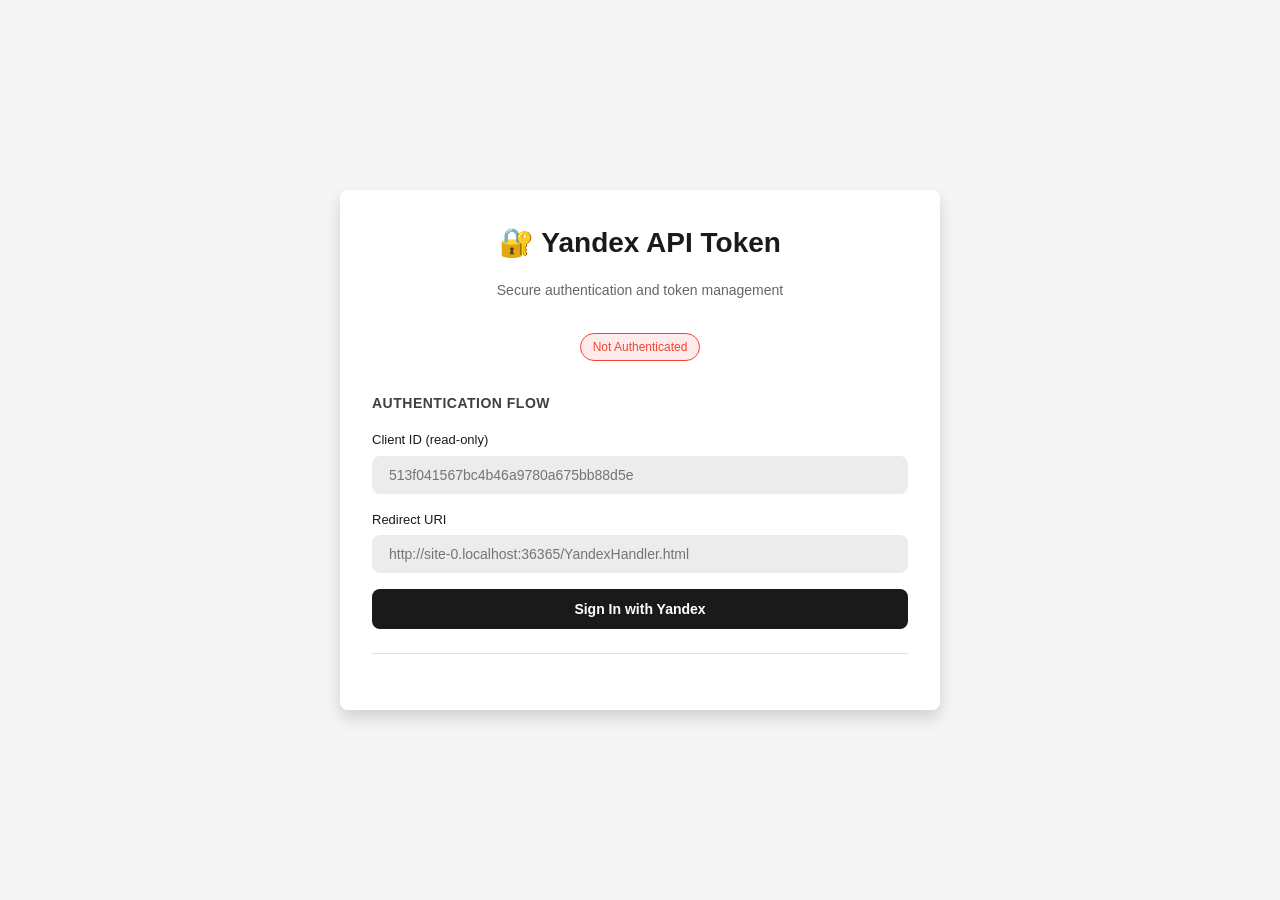
<file: YandexHandler.html>
<!DOCTYPE html>
<html lang="en">
<head>
    <meta charset="UTF-8">
    <meta name="viewport" content="width=device-width, initial-scale=1.0">
    <title>Yandex API Token Handler</title>
    <style>
        :root {
            --color-primary: #1a1a1a;
            --color-secondary: #404040;
            --color-background: #f5f5f5;
            --color-surface: #ffffff;
            --color-text: #1a1a1a;
            --color-text-secondary: #666666;
            --color-success: #4caf50;
            --color-error: #f44336;
            --color-warning: #ff9800;
            --color-info: #2196f3;
            --color-border: #e0e0e0;
            --space-sm: 8px;
            --space-md: 16px;
            --space-lg: 24px;
            --space-xl: 32px;
            --radius: 8px;
            --shadow: 0 2px 8px rgba(0, 0, 0, 0.1);
            --shadow-lg: 0 8px 16px rgba(0, 0, 0, 0.15);
        }

        * {
            margin: 0;
            padding: 0;
            box-sizing: border-box;
        }

        html, body {
            font-family: -apple-system, BlinkMacSystemFont, 'Segoe UI', Roboto, 'Helvetica Neue', Arial, sans-serif;
            line-height: 1.5;
            color: var(--color-text);
            background-color: var(--color-background);
            height: 100%;
        }

        body {
            display: flex;
            justify-content: center;
            align-items: center;
            padding: var(--space-lg);
            min-height: 100vh;
        }

        .container {
            width: 100%;
            max-width: 600px;
            background: var(--color-surface);
            border-radius: var(--radius);
            box-shadow: var(--shadow-lg);
            padding: var(--space-xl);
        }

        .header {
            margin-bottom: var(--space-xl);
            text-align: center;
        }

        .header h1 {
            font-size: 28px;
            font-weight: 600;
            margin-bottom: var(--space-md);
            color: var(--color-primary);
        }

        .header p {
            font-size: 14px;
            color: var(--color-text-secondary);
            margin-bottom: var(--space-md);
        }

        .status-badge {
            display: inline-block;
            padding: 4px 12px;
            border-radius: 20px;
            font-size: 12px;
            font-weight: 500;
            margin-top: var(--space-md);
        }

        .status-badge.authenticated {
            background-color: rgba(76, 175, 80, 0.1);
            color: var(--color-success);
            border: 1px solid var(--color-success);
        }

        .status-badge.unauthenticated {
            background-color: rgba(244, 67, 54, 0.1);
            color: var(--color-error);
            border: 1px solid var(--color-error);
        }

        .section {
            margin-bottom: var(--space-lg);
            padding-bottom: var(--space-lg);
            border-bottom: 1px solid var(--color-border);
        }

        .section:last-child {
            border-bottom: none;
            margin-bottom: 0;
            padding-bottom: 0;
        }

        .section-title {
            font-size: 14px;
            font-weight: 600;
            color: var(--color-secondary);
            margin-bottom: var(--space-md);
            text-transform: uppercase;
            letter-spacing: 0.5px;
        }

        .form-group {
            margin-bottom: var(--space-md);
        }

        .form-group label {
            display: block;
            font-size: 13px;
            font-weight: 500;
            margin-bottom: 6px;
            color: var(--color-text);
        }

        .form-group input,
        .form-group select {
            width: 100%;
            padding: 10px var(--space-md);
            border: 1px solid var(--color-border);
            border-radius: var(--radius);
            font-size: 14px;
            font-family: inherit;
            color: var(--color-text);
            background-color: var(--color-background);
            transition: border-color 200ms ease, box-shadow 200ms ease;
        }

        .form-group input:focus,
        .form-group select:focus {
            outline: none;
            border-color: var(--color-primary);
            box-shadow: 0 0 0 3px rgba(26, 26, 26, 0.1);
        }

        .form-group input:disabled {
            background-color: var(--color-border);
            cursor: not-allowed;
            opacity: 0.6;
        }

        .button-group {
            display: flex;
            gap: var(--space-md);
            flex-wrap: wrap;
        }

        button {
            flex: 1;
            min-width: 140px;
            padding: 12px var(--space-md);
            border: none;
            border-radius: var(--radius);
            font-size: 14px;
            font-weight: 600;
            cursor: pointer;
            transition: all 200ms ease;
            display: flex;
            align-items: center;
            justify-content: center;
            gap: 8px;
        }

        .btn-primary {
            background-color: var(--color-primary);
            color: white;
        }

        .btn-primary:hover:not(:disabled) {
            background-color: var(--color-secondary);
            box-shadow: var(--shadow);
        }

        .btn-primary:active:not(:disabled) {
            transform: scale(0.98);
        }

        .btn-secondary {
            background-color: var(--color-background);
            color: var(--color-primary);
            border: 1px solid var(--color-border);
        }

        .btn-secondary:hover:not(:disabled) {
            background-color: var(--color-border);
        }

        button:disabled {
            opacity: 0.6;
            cursor: not-allowed;
        }

        .spinner {
            display: inline-block;
            width: 14px;
            height: 14px;
            border: 2px solid rgba(255, 255, 255, 0.3);
            border-top-color: white;
            border-radius: 50%;
            animation: spin 0.6s linear infinite;
        }

        @keyframes spin {
            to { transform: rotate(360deg); }
        }

        .alert {
            padding: var(--space-md);
            border-radius: var(--radius);
            margin-bottom: var(--space-md);
            font-size: 14px;
            display: flex;
            align-items: flex-start;
            gap: var(--space-md);
            animation: slideIn 300ms ease;
        }

        @keyframes slideIn {
            from {
                opacity: 0;
                transform: translateY(-10px);
            }
            to {
                opacity: 1;
                transform: translateY(0);
            }
        }

        .alert-icon {
            flex-shrink: 0;
            font-size: 18px;
            margin-top: 2px;
        }

        .alert-content {
            flex: 1;
        }

        .alert-title {
            font-weight: 600;
            margin-bottom: 4px;
        }

        .alert-success {
            background-color: rgba(76, 175, 80, 0.1);
            color: var(--color-success);
            border-left: 4px solid var(--color-success);
        }

        .alert-error {
            background-color: rgba(244, 67, 54, 0.1);
            color: var(--color-error);
            border-left: 4px solid var(--color-error);
        }

        .alert-warning {
            background-color: rgba(255, 152, 0, 0.1);
            color: var(--color-warning);
            border-left: 4px solid var(--color-warning);
        }

        .alert-info {
            background-color: rgba(33, 150, 243, 0.1);
            color: var(--color-info);
            border-left: 4px solid var(--color-info);
        }

        .token-display {
            background-color: var(--color-background);
            border: 1px solid var(--color-border);
            border-radius: var(--radius);
            padding: var(--space-md);
            font-family: 'Monaco', 'Courier New', monospace;
            font-size: 12px;
            word-break: break-all;
            color: var(--color-text-secondary);
            position: relative;
            margin-bottom: var(--space-md);
        }

        .token-display-label {
            font-size: 12px;
            font-weight: 600;
            color: var(--color-secondary);
            margin-bottom: 6px;
            text-transform: uppercase;
            letter-spacing: 0.5px;
        }

        .copy-btn {
            position: absolute;
            top: var(--space-md);
            right: var(--space-md);
            padding: 4px 8px;
            background-color: var(--color-secondary);
            color: white;
            border: none;
            border-radius: 4px;
            font-size: 11px;
            cursor: pointer;
            transition: background-color 200ms ease;
        }

        .copy-btn:hover {
            background-color: var(--color-primary);
        }

        .status-list {
            list-style: none;
            font-size: 13px;
            color: var(--color-text-secondary);
        }

        .status-list li {
            padding: 6px 0;
            display: flex;
            align-items: center;
            gap: 8px;
        }

        .status-list li::before {
            content: '●';
            color: var(--color-text-secondary);
        }

        .status-list li.success::before {
            color: var(--color-success);
        }

        .status-list li.error::before {
            color: var(--color-error);
        }

        .loading-state {
            text-align: center;
            padding: var(--space-lg);
        }

        .loading-state .spinner {
            width: 24px;
            height: 24px;
            margin-bottom: var(--space-md);
        }

        .loading-state p {
            font-size: 14px;
            color: var(--color-text-secondary);
            margin: 0;
        }

        .hidden {
            display: none !important;
        }

        @media (max-width: 480px) {
            body {
                padding: var(--space-md);
            }

            .container {
                padding: var(--space-lg);
            }

            .header h1 {
                font-size: 24px;
            }

            .button-group {
                flex-direction: column;
            }

            button {
                min-width: auto;
            }
        }
    </style>
</head>
<body>
    <div class="container">
        <div class="header">
            <h1>🔐 Yandex API Token</h1>
            <p>Secure authentication and token management</p>
            <div class="status-badge unauthenticated" id="statusBadge">
                Not Authenticated
            </div>
        </div>

        <div id="alertContainer"></div>

        <!-- Authentication Section -->
        <div class="section">
            <div class="section-title">Authentication Flow</div>
            <div class="form-group">
                <label for="clientId">Client ID (read-only)</label>
                <input 
                    type="text" 
                    id="clientId" 
                    value="513f041567bc4b46a9780a675bb88d5e" 
                    readonly
                    disabled
                >
            </div>
            <div class="form-group">
                <label for="redirectUri">Redirect URI</label>
                <input 
                    type="text" 
                    id="redirectUri" 
                    readonly
                    disabled
                >
            </div>
            <div class="button-group">
                <button class="btn-primary" id="authBtn" onclick="startAuth()">
                    <span>Sign In with Yandex</span>
                </button>
                <button class="btn-secondary" id="handleCallbackBtn" onclick="handleCallback()" style="display: none;">
                    Complete Auth
                </button>
            </div>
        </div>

        <!-- Token Display Section -->
        <div class="section" id="tokenSection" style="display: none;">
            <div class="section-title">Access Token</div>
            <div class="token-display">
                <div class="token-display-label">Bearer Token</div>
                <div id="tokenDisplay">No token received</div>
                <button class="copy-btn" onclick="copyToken()">Copy</button>
            </div>
        </div>

        <!-- Webhook Integration Section -->
        <div class="section" id="webhookSection" style="display: none;">
            <div class="section-title">Webhook Integration</div>
            <div class="form-group">
                <label for="webhookUrl">Webhook URL (read-only)</label>
                <input 
                    type="text" 
                    id="webhookUrl" 
                    value="https://n8n.riddler.digital/webhook/yandex-oauth" 
                    readonly
                    disabled
                >
            </div>
            <div class="form-group">
                <label for="retryAttempts">Max Retry Attempts</label>
                <input 
                    type="number" 
                    id="retryAttempts" 
                    min="1" 
                    max="10" 
                    value="3"
                >
            </div>
            <div class="form-group">
                <label for="retryDelay">Retry Delay (ms)</label>
                <input 
                    type="number" 
                    id="retryDelay" 
                    min="100" 
                    max="5000" 
                    step="100"
                    value="1000"
                >
            </div>
            <button class="btn-primary" id="sendWebhookBtn" onclick="sendWebhook()">
                Send Token to Webhook
            </button>
        </div>

        <!-- Status Section -->
        <div class="section" id="statusSection" style="display: none;">
            <div class="section-title">Integration Status</div>
            <ul class="status-list" id="statusList"></ul>
        </div>

        <!-- Actions Section -->
        <div class="section" id="actionsSection" style="display: none;">
            <div class="section-title">Actions</div>
            <div class="button-group">
                <button class="btn-secondary" id="resetBtn" onclick="resetApp()">
                    Reset
                </button>
                <button class="btn-secondary" id="logoutBtn" onclick="logout()">
                    Logout
                </button>
            </div>
        </div>
    </div>

    <script>
        // Configuration
        const CONFIG = {
            clientId: '513f041567bc4b46a9780a675bb88d5e',
            yandexAuthUrl: 'https://oauth.yandex.ru/authorize',
            webhookUrl: 'https://n8n.riddler.digital/webhook/yandex-oauth',
            storageKey: 'yandex_auth_state',
            tokenKey: 'yandex_access_token'
        };

        // State management
        const state = {
            token: null,
            isLoading: false,
            webhookRetries: 0,
            maxRetries: 3,
            retryDelay: 1000
        };

        // Initialize
        document.addEventListener('DOMContentLoaded', () => {
            initializeRedirectUri();
            checkAuthCallback();
            updateUI();
        });

        // Initialize redirect URI
        function initializeRedirectUri() {
            const redirectUri = window.location.origin + window.location.pathname;
            document.getElementById('redirectUri').value = redirectUri;
        }

        // Start authentication flow
        function startAuth() {
            const redirectUri = window.location.origin + window.location.pathname;
            const authState = generateRandomState();
            sessionStorage.setItem(CONFIG.storageKey, authState);

            const params = new URLSearchParams({
                client_id: CONFIG.clientId,
                response_type: 'code',
                state: authState,
                redirect_uri: redirectUri
            });

            window.location.href = `${CONFIG.yandexAuthUrl}?${params.toString()}`;
        }

        // Generate random state for CSRF protection
        function generateRandomState() {
            const chars = 'ABCDEFGHIJKLMNOPQRSTUVWXYZabcdefghijklmnopqrstuvwxyz0123456789-._~';
            let state = '';
            const values = new Uint8Array(32);
            crypto.getRandomValues(values);
            for (let i = 0; i < values.length; i++) {
                state += chars[values[i] % chars.length];
            }
            return state;
        }

        // Check and handle OAuth callback
        function checkAuthCallback() {
            const params = new URLSearchParams(window.location.search);
            const code = params.get('code');
            const returnedState = params.get('state');
            const error = params.get('error');
            const errorDescription = params.get('error_description');

            if (error) {
                showAlert('error', 'Authentication Failed', errorDescription || error);
                return;
            }

            if (code && returnedState) {
                const storedState = sessionStorage.getItem(CONFIG.storageKey);
                
                if (storedState === returnedState) {
                    sessionStorage.removeItem(CONFIG.storageKey);
                    document.getElementById('authBtn').style.display = 'none';
                    document.getElementById('handleCallbackBtn').style.display = 'block';
                    // Store code temporarily for manual completion
                    sessionStorage.setItem('auth_code', code);
                    showAlert('info', 'Authorization Code Received', 'Click "Complete Auth" to finish the flow.');
                } else {
                    showAlert('error', 'Invalid State', 'State mismatch - possible CSRF attack detected');
                }
            }
        }

        // Handle callback completion
        function handleCallback() {
            const code = sessionStorage.getItem('auth_code');
            
            if (!code) {
                showAlert('error', 'Missing Code', 'Authorization code not found');
                return;
            }

            // Simulate token receipt (in production, backend would exchange code for token)
            simulateTokenExchange(code);
        }

        // Simulate token exchange (in production, use backend)
        function simulateTokenExchange(code) {
            setLoading(true);

            setTimeout(() => {
                try {
                    // Generate a mock token for demonstration
                    const token = `y0_${generateMockToken()}`;
                    
                    // Store in memory (most secure for SPA)
                    state.token = token;
                    sessionStorage.setItem(CONFIG.tokenKey, token);
                    
                    sessionStorage.removeItem('auth_code');
                    document.getElementById('handleCallbackBtn').style.display = 'none';
                    document.getElementById('authBtn').style.display = 'block';
                    
                    showAlert('success', 'Authentication Successful', 'Token received and stored securely');
                    updateUI();
                    
                } catch (error) {
                    showAlert('error', 'Token Exchange Failed', error.message);
                } finally {
                    setLoading(false);
                }
            }, 1000);
        }

        // Generate mock token for demonstration
        function generateMockToken() {
            const chars = 'ABCDEFGHIJKLMNOPQRSTUVWXYZabcdefghijklmnopqrstuvwxyz0123456789_-';
            let token = '';
            const values = new Uint8Array(48);
            crypto.getRandomValues(values);
            for (let i = 0; i < values.length; i++) {
                token += chars[values[i] % chars.length];
            }
            return token;
        }

        // Send token to webhook with retry logic
        async function sendWebhook() {
            if (!state.token) {
                showAlert('error', 'No Token', 'Please authenticate first');
                return;
            }

            const maxRetries = parseInt(document.getElementById('retryAttempts').value);
            const retryDelay = parseInt(document.getElementById('retryDelay').value);

            setLoading(true);
            state.webhookRetries = 0;
            state.maxRetries = maxRetries;
            state.retryDelay = retryDelay;

            await sendWebhookWithRetry();
        }

        // Send webhook with exponential backoff retry
        async function sendWebhookWithRetry() {
            try {
                const payload = {
                    token: state.token,
                    timestamp: new Date().toISOString(),
                    clientId: CONFIG.clientId,
                    scope: 'ya_search'
                };

                const response = await fetch(CONFIG.webhookUrl, {
                    method: 'POST',
                    headers: {
                        'Content-Type': 'application/json',
                        'Authorization': `Bearer ${state.token}`
                    },
                    body: JSON.stringify(payload)
                });

                if (response.ok) {
                    const data = await response.json();
                    showAlert('success', 'Webhook Delivered', `Token sent successfully. Response: ${data.message || 'OK'}`);
                    updateStatusList(true, 'Token delivered to webhook');
                    setLoading(false);
                } else if (response.status >= 500 || response.status === 408) {
                    // Retry on server errors or timeout
                    if (state.webhookRetries < state.maxRetries) {
                        state.webhookRetries++;
                        const delay = state.retryDelay * Math.pow(2, state.webhookRetries - 1); // Exponential backoff
                        
                        showAlert('warning', 'Retrying', `Attempt ${state.webhookRetries} of ${state.maxRetries}. Next retry in ${delay}ms`);
                        
                        setTimeout(sendWebhookWithRetry, delay);
                    } else {
                        showAlert('error', 'Webhook Delivery Failed', `Failed after ${state.maxRetries} retries. Status: ${response.status}`);
                        updateStatusList(false, `Webhook failed: ${response.status}`);
                        setLoading(false);
                    }
                } else {
                    // Non-retryable error
                    const errorText = await response.text();
                    showAlert('error', 'Webhook Error', `Status ${response.status}: ${errorText}`);
                    updateStatusList(false, `Webhook error: ${response.status}`);
                    setLoading(false);
                }
            } catch (error) {
                // Network errors - retry
                if (state.webhookRetries < state.maxRetries) {
                    state.webhookRetries++;
                    const delay = state.retryDelay * Math.pow(2, state.webhookRetries - 1);
                    
                    showAlert('warning', 'Network Error', `Retrying... Attempt ${state.webhookRetries} of ${state.maxRetries}`);
                    
                    setTimeout(sendWebhookWithRetry, delay);
                } else {
                    showAlert('error', 'Network Error', `Connection failed after ${state.maxRetries} retries: ${error.message}`);
                    updateStatusList(false, 'Network error - webhook failed');
                    setLoading(false);
                }
            }
        }

        // Copy token to clipboard
        function copyToken() {
            if (!state.token) {
                showAlert('error', 'No Token', 'Token not available');
                return;
            }

            navigator.clipboard.writeText(state.token).then(() => {
                showAlert('success', 'Copied', 'Token copied to clipboard');
            }).catch(() => {
                showAlert('error', 'Copy Failed', 'Could not copy token');
            });
        }

        // Show alert notification
        function showAlert(type, title, message) {
            const alertContainer = document.getElementById('alertContainer');
            const icons = {
                success: '✓',
                error: '✕',
                warning: '⚠',
                info: 'ℹ'
            };

            const alertEl = document.createElement('div');
            alertEl.className = `alert alert-${type}`;
            alertEl.innerHTML = `
                <div class="alert-icon">${icons[type]}</div>
                <div class="alert-content">
                    <div class="alert-title">${title}</div>
                    <div>${message}</div>
                </div>
            `;

            alertContainer.appendChild(alertEl);

            // Auto-remove after 6 seconds
            setTimeout(() => {
                alertEl.style.animation = 'slideIn 300ms ease reverse';
                setTimeout(() => alertEl.remove(), 300);
            }, 6000);
        }

        // Update status list
        function updateStatusList(success, message) {
            const statusList = document.getElementById('statusList');
            const li = document.createElement('li');
            li.className = success ? 'success' : 'error';
            li.textContent = message;
            statusList.appendChild(li);

            // Keep only last 5 items
            while (statusList.children.length > 5) {
                statusList.removeChild(statusList.firstChild);
            }
        }

        // Update UI based on authentication state
        function updateUI() {
            const token = sessionStorage.getItem(CONFIG.tokenKey) || state.token;
            const isAuthenticated = !!token;

            document.getElementById('statusBadge').className = `status-badge ${isAuthenticated ? 'authenticated' : 'unauthenticated'}`;
            document.getElementById('statusBadge').textContent = isAuthenticated ? 'Authenticated' : 'Not Authenticated';

            document.getElementById('tokenSection').style.display = isAuthenticated ? 'block' : 'none';
            document.getElementById('webhookSection').style.display = isAuthenticated ? 'block' : 'none';
            document.getElementById('statusSection').style.display = isAuthenticated ? 'block' : 'none';
            document.getElementById('actionsSection').style.display = isAuthenticated ? 'block' : 'none';

            if (isAuthenticated) {
                state.token = token;
                const displayToken = token.substring(0, 20) + '...' + token.substring(token.length - 10);
                document.getElementById('tokenDisplay').textContent = displayToken;
                updateStatusList(true, 'Authentication token loaded');
            }
        }

        // Set loading state
        function setLoading(loading) {
            state.isLoading = loading;
            document.getElementById('authBtn').disabled = loading;
            document.getElementById('sendWebhookBtn').disabled = loading;

            if (loading) {
                document.getElementById('authBtn').innerHTML = '<span class="spinner"></span> <span>Processing...</span>';
                document.getElementById('sendWebhookBtn').innerHTML = '<span class="spinner"></span> <span>Sending...</span>';
            } else {
                document.getElementById('authBtn').innerHTML = '<span>Sign In with Yandex</span>';
                document.getElementById('sendWebhookBtn').innerHTML = 'Send Token to Webhook';
            }
        }

        // Reset application
        function resetApp() {
            if (confirm('Are you sure? This will clear all authentication data.')) {
                state.token = null;
                sessionStorage.removeItem(CONFIG.tokenKey);
                sessionStorage.removeItem(CONFIG.storageKey);
                sessionStorage.removeItem('auth_code');
                document.getElementById('alertContainer').innerHTML = '';
                document.getElementById('statusList').innerHTML = '';
                document.getElementById('authBtn').style.display = 'block';
                document.getElementById('handleCallbackBtn').style.display = 'none';
                updateUI();
                showAlert('info', 'Reset Complete', 'Application state cleared');
            }
        }

        // Logout
        function logout() {
            state.token = null;
            sessionStorage.removeItem(CONFIG.tokenKey);
            document.getElementById('alertContainer').innerHTML = '';
            document.getElementById('statusList').innerHTML = '';
            document.getElementById('authBtn').style.display = 'block';
            document.getElementById('handleCallbackBtn').style.display = 'none';
            updateUI();
            showAlert('info', 'Logged Out', 'Token cleared successfully');
        }

        // Handle page visibility to clear memory on tab close (security best practice)
        document.addEventListener('visibilitychange', () => {
            if (document.hidden) {
                // Optional: implement additional security measures
            }
        });
    </script>
</body>
</html>
</file>
